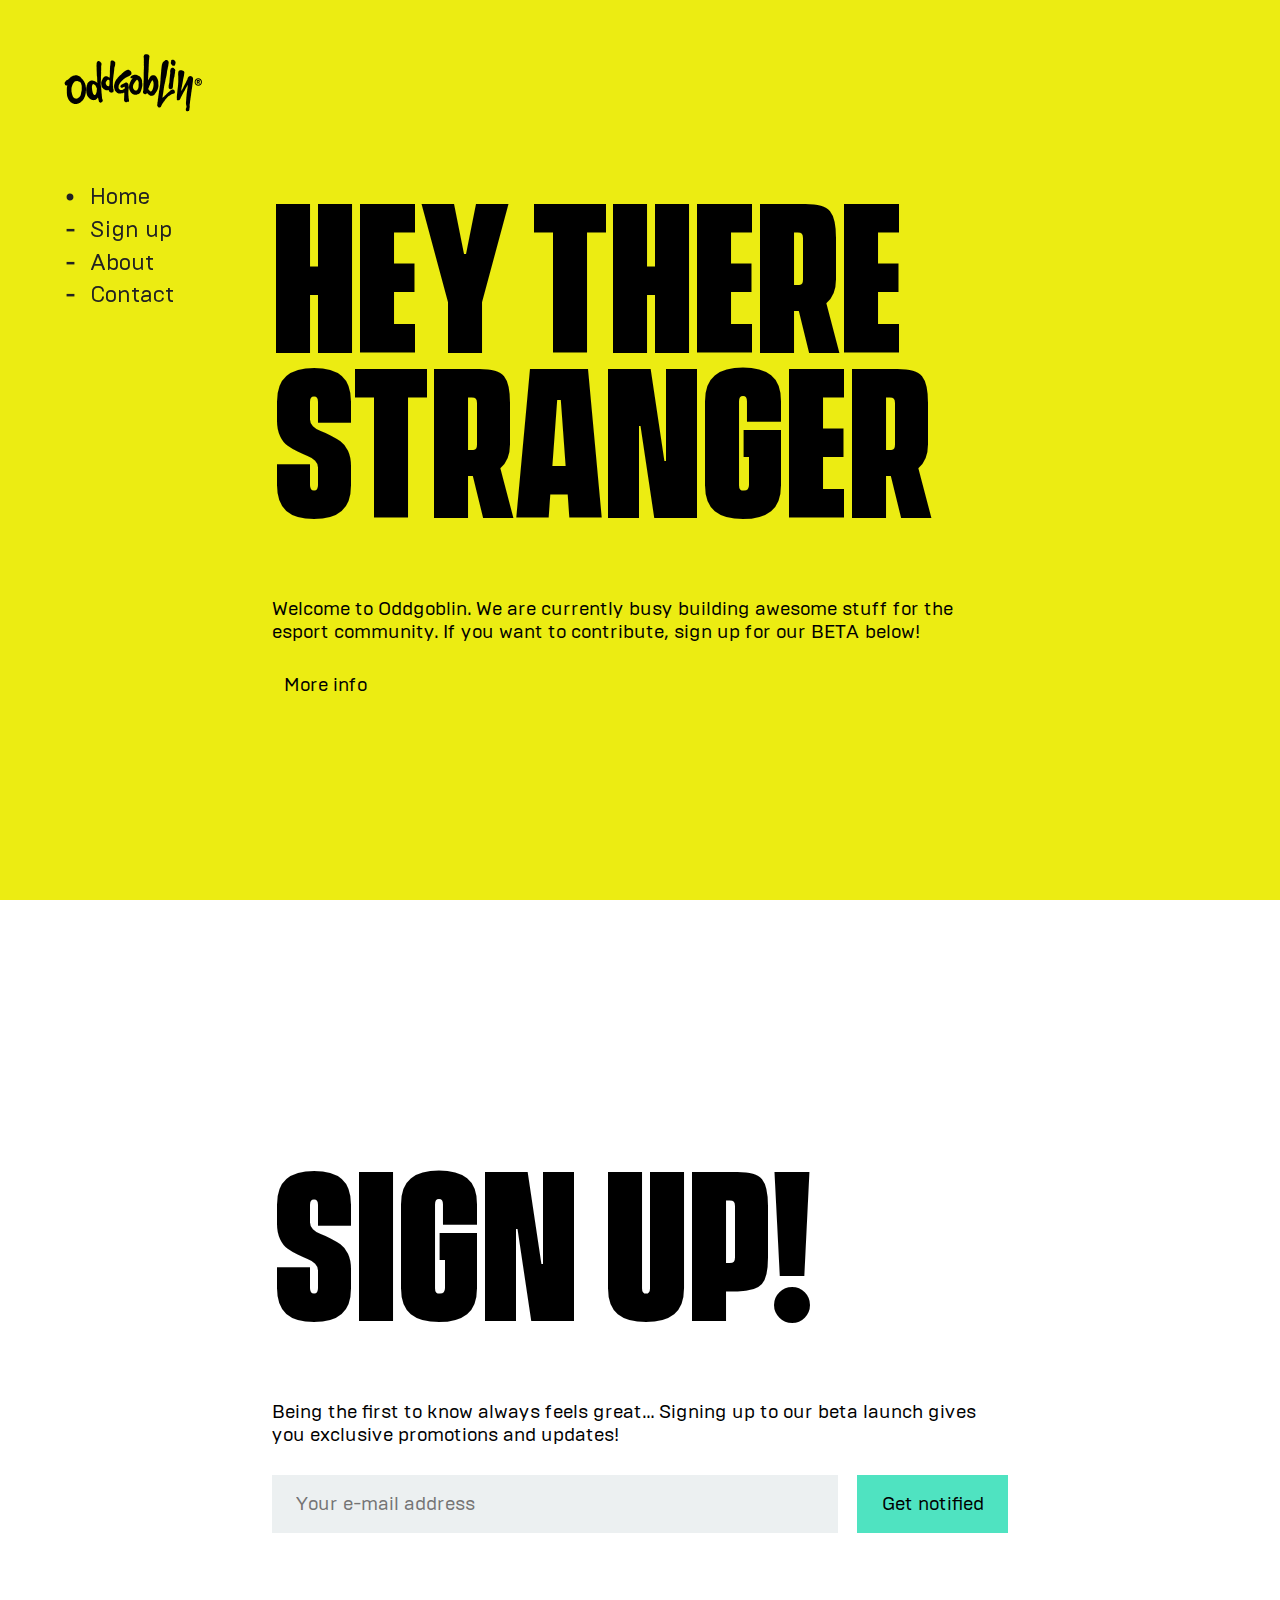
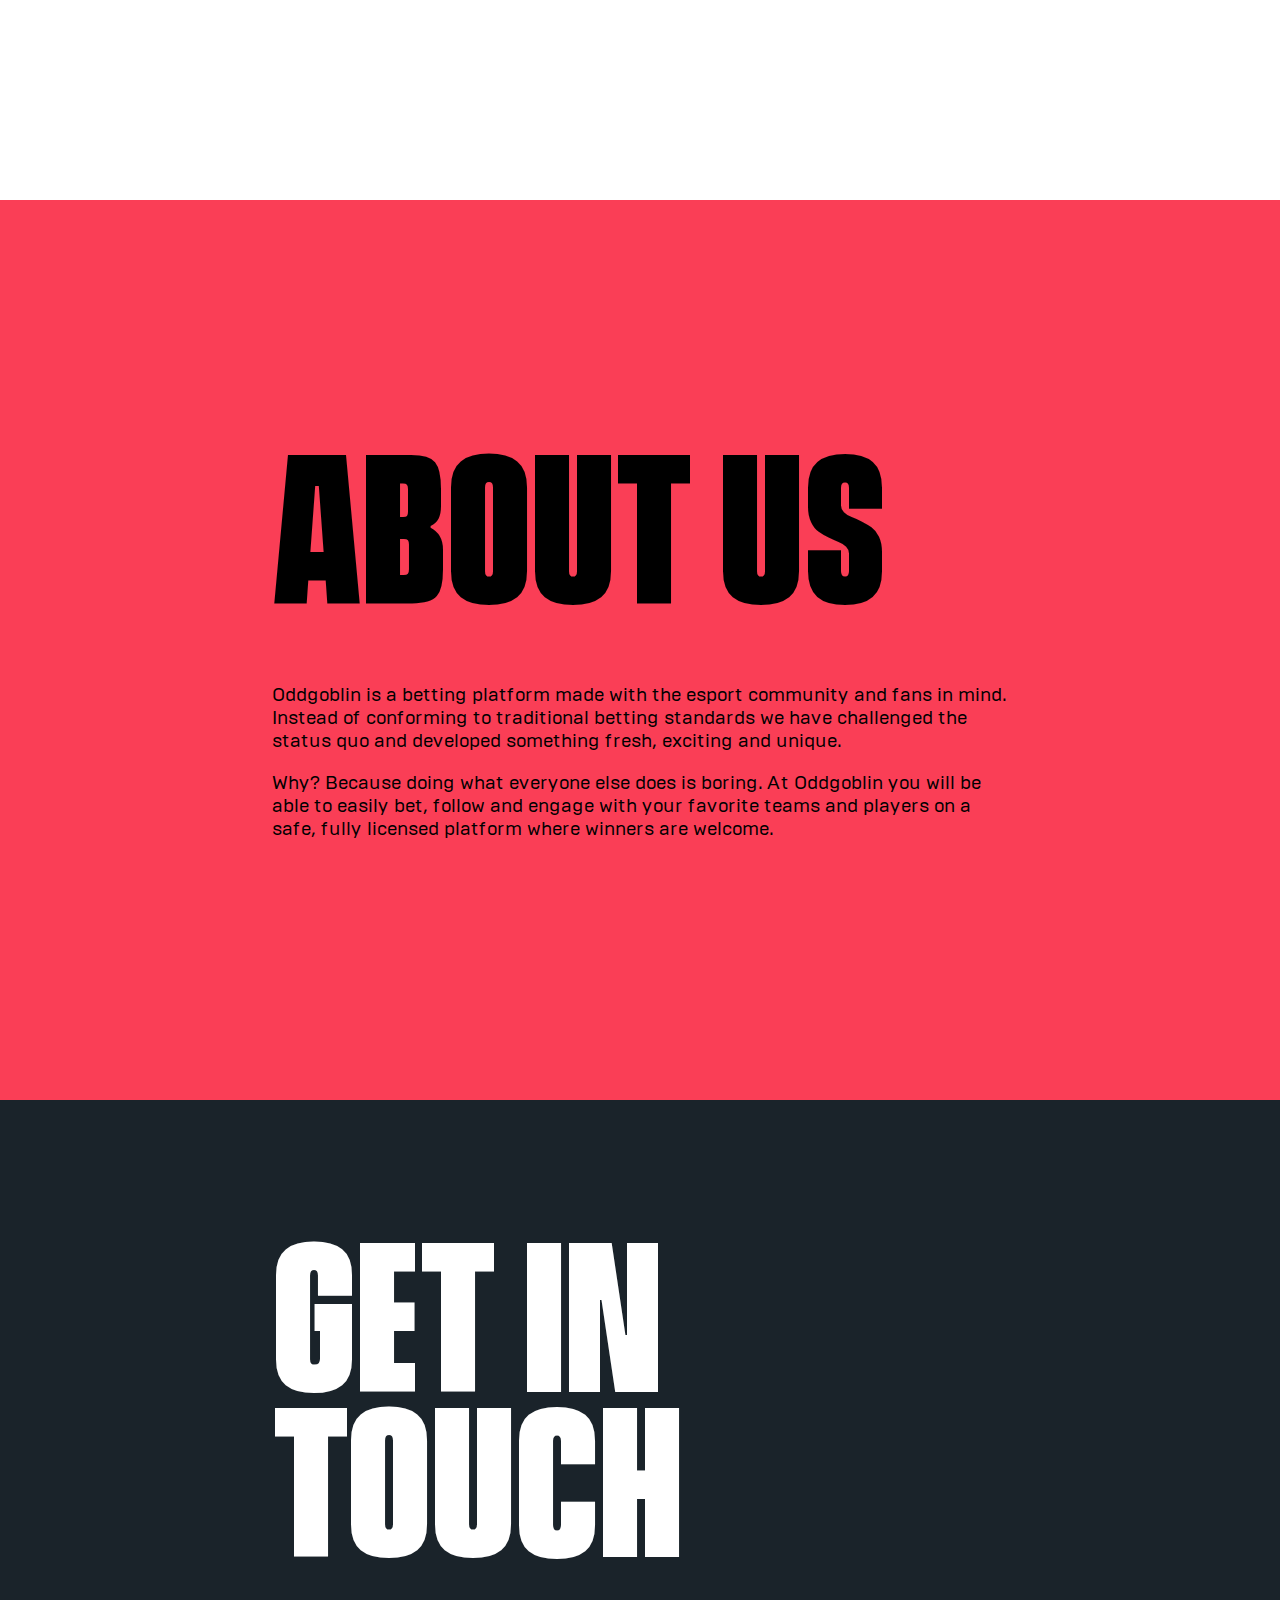
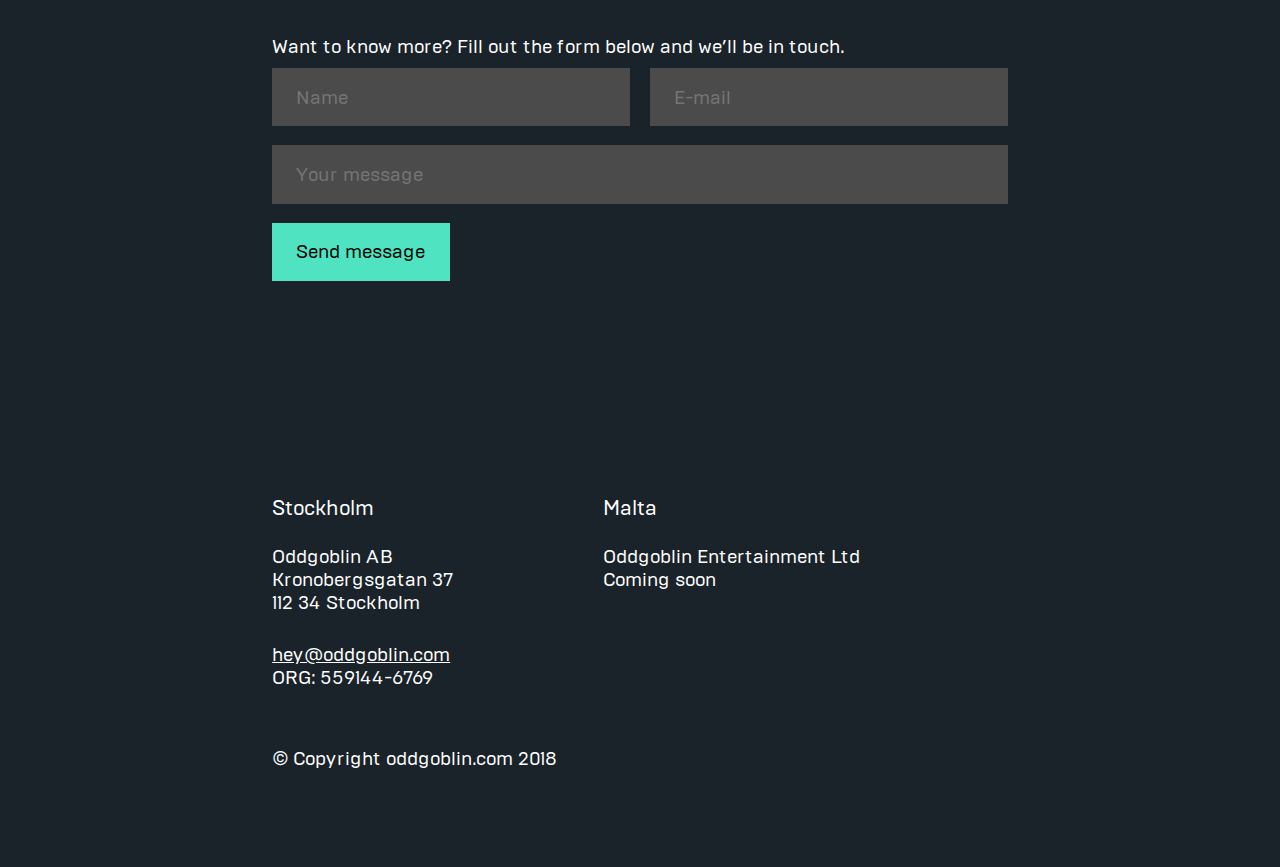
<file: index.htm>
<!DOCTYPE html>
<html>
	<head>
		<!-- Global site tag (gtag.js) - Google Analytics -->
		<script async src="https://www.googletagmanager.com/gtag/js?id=UA-119402946-1"></script>
		<script>
            window.dataLayer = window.dataLayer || [];
            function gtag(){dataLayer.push(arguments);}
            gtag('js', new Date());

            gtag('config', 'UA-119402946-1');
		</script>
		<meta charset="UTF-8" />
		<title>Oddgoblin</title>
		<link rel="stylesheet" type="text/css" href="./style.css">
		<link rel="stylesheet" href="https://use.fontawesome.com/releases/v5.0.10/css/all.css" integrity="sha384-+d0P83n9kaQMCwj8F4RJB66tzIwOKmrdb46+porD/OvrJ+37WqIM7UoBtwHO6Nlg" crossorigin="anonymous">
		<link rel="preload" href="./fonts/VanguardCF-ExtraBold.woff2" as="font" type="font/woff2" crossorigin="anonymous">
		<link rel="preload" href="./fonts/BrutalType.woff2" as="font" type="font/woff2" crossorigin="anonymous">
		<link rel="preload" href="https://use.fontawesome.com/releases/v5.0.10/webfonts/fa-solid-900.woff2" as="font" type="font/woff2" crossorigin="anonymous">
		<script src="https://ajax.googleapis.com/ajax/libs/jquery/3.3.1/jquery.min.js"></script>
		<script type="text/javascript" src="./script.js"></script>
	</head>
	<body>
		<img class="logo" src="./OG_logo_black.svg" alt="OddGoblin&reg;">
		<div class="menu-button" id="menu-button">
			<i class="menu-open-button  fas fa-bars"></i>
			<i class="menu-close-button fas fa-times"></i>
		</div>
		<nav id="nav" class="nav">
			<a class="anchor-link" id="nav-home" href="#home">Home</a>
			<a class="anchor-link" id="nav-signup" href="#signup">Sign up</a>
			<a class="anchor-link" id="nav-about" href="#about">About</a>
			<a class="anchor-link" id="nav-contact" href="#contact">Contact</a>
		</nav>
		<div class="page-container">
			<section class="page home-page" id="home">
				<div class="page-content">
					<h1>Hey there stranger</h1>
					<p>
						Welcome to Oddgoblin. We are currently busy building awesome stuff for the esport community. If you want to contribute, sign up for our BETA below! 
					</p>
					<a href="#signup" class="more-info-link anchor-link"><i class="fas fa-chevron-down"></i>More info</a>
				</div>
			</section>
			<section class="page signup-page" id="signup">
				<div class="page-content">
					<h1>Sign up!</h1>
					<p>
						Being the first to know always feels great…
						Signing up to our beta launch gives you exclusive promotions and updates!
					</p>
					<form class="signup-form row" method="post" action="https://oddgoblin.us18.list-manage.com/subscribe/post?u=cace7066c4fb75dfb5afba77c&amp;id=d009ac1115"  id="mc-embedded-subscribe-form" name="mc-embedded-subscribe-form" target="_blank" novalidate>
						<input type="email" name="EMAIL" class="signup-email" placeholder="Your e-mail address" required="">
						<div style="position: absolute; left: -5000px;" aria-hidden="true"><input type="text" name="b_cace7066c4fb75dfb5afba77c_d009ac1115" tabindex="-1" value=""></div>
						<button type="submit" class="signup-submit" value="Subscribe" name="subscribe">Get notified</button>
					</form>
				</div>
			</section>
			<section class="page about-page" id="about">
				<div class="page-content">
					<h1>About us</h1>
					<p>
						Oddgoblin is a betting platform made with the esport community and fans in mind. Instead of conforming to traditional betting standards we have challenged the status quo and developed something fresh, exciting and unique.
					</p>
					<p>
						Why? Because doing what everyone else does is boring. At Oddgoblin you will be able to easily bet, follow and engage with your favorite teams and players on a safe, fully licensed platform where winners are welcome.
					</p>
				</div>
			</section>
			<section class="page contact-page dark-page" id="contact">
				<div class="page-content">
					<h1>Get in touch</h1>

					<p>Want to know more? Fill out the form below and we’ll be in touch.</p>
					<form class="contact-form rows" action="https://oddgoblin.us18.list-manage.com/subscribe/post?u=cace7066c4fb75dfb5afba77c&amp;id=4695ae09eb" method="post" name="mc-embedded-subscribe-form" target="_blank" novalidate>
						<div class="row">
							<input type="text" name="NAME" class="contact-name" value="" placeholder="Name" required="">
							<input type="email" name="EMAIL" class="contact-email" value="" placeholder="E-mail" required="">
						</div>
						<div class="row">
							<input type="text" value="" name="MESSAGE" class="contact-message" placeholder="Your message" required="">
						</div>
						<div class="row" style="display: none;">
							<label class="contact-newsletter label">
								<input class="switch" type="checkbox"  value="1" name="group[337][1]" id="mce-group[337]-337-0">
								<span class="label-text">I want to receive your Weekly Newsletter</span>
							</label>
						</div>
						<!-- real people should not fill this in and expect good things - do not remove this or risk form bot signups-->
						<div style="position: absolute; left: -5000px;" aria-hidden="true"><input type="text" name="b_cace7066c4fb75dfb5afba77c_4695ae09eb" tabindex="-1" value=""></div>
						<button type="submit" class="contact-submit" value="Subscribe" name="subscribe" id="mc-embedded-subscribe">Send message</button>
					</form>
				</div>
			</section>
			<footer class="fake-page dark-page">
				<div class="page-content">
					<div class="columns">
						<div class="column">
							<h1>Stockholm</h1>
							<p>Oddgoblin AB</p>
							<p>Kronobergsgatan 37</p>
							<p>112 34 Stockholm</p>
							<p class="section-break"><a href="mailto:hey@oddgoblin.com">hey@oddgoblin.com</a></p>
							<p>ORG: 559144-6769</p>
						</div>
						<div class="column">
							<h1>Malta</h1>
							<p>Oddgoblin Entertainment Ltd</p>
							<p>Coming soon</p>
						</div>
					</div>
					<div class="copyright">
						&copy; Copyright oddgoblin.com 2018
					</div>
				</div>
			</footer>
		</div>
	</body>
</html>
</file>
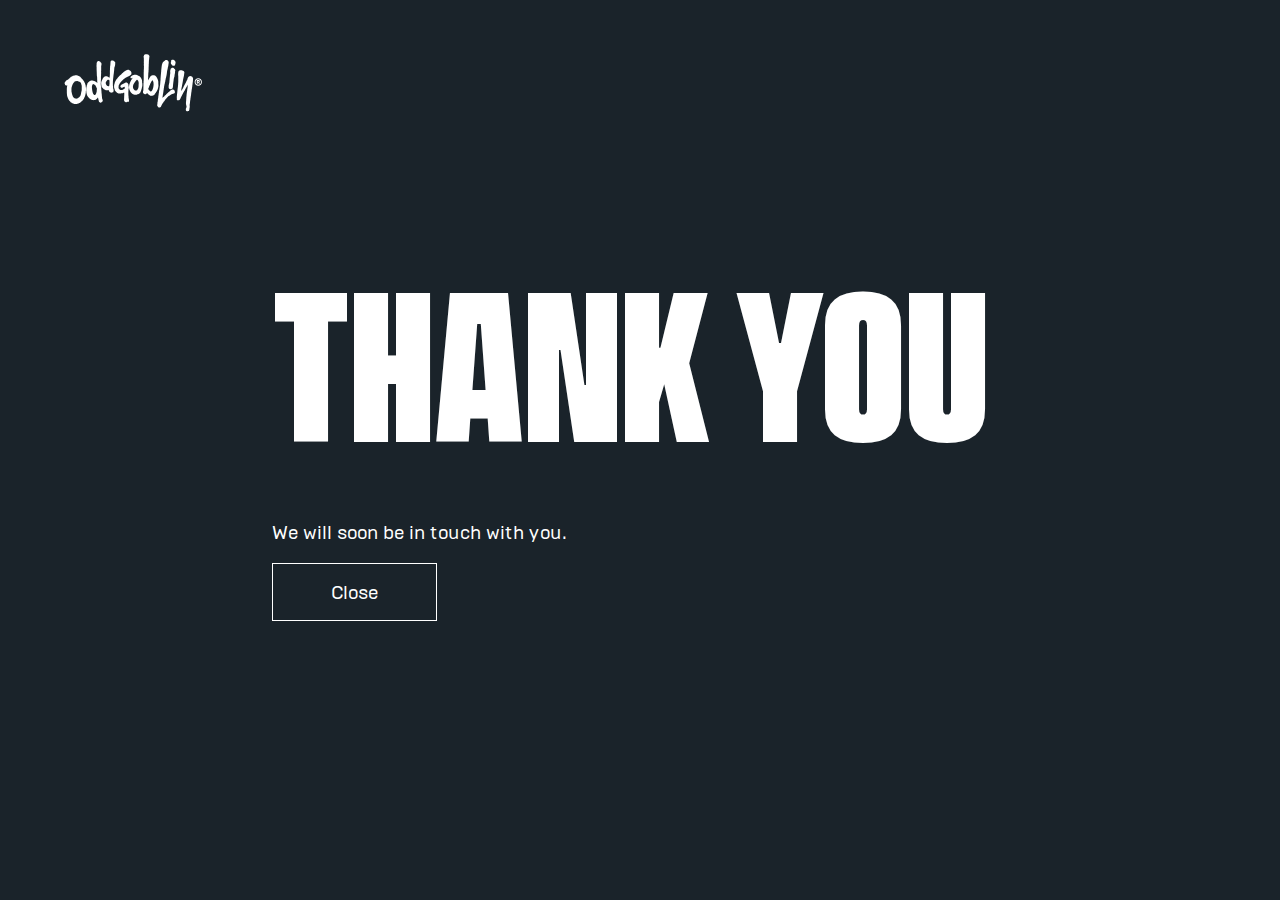
<file: contact-thanks.htm>
<!DOCTYPE html>
<html>
	<head>
		<meta charset="UTF-8" />
		<title>Oddgoblin</title>
		<link rel="stylesheet" type="text/css" href="./style.css">
		<link rel="stylesheet" href="https://use.fontawesome.com/releases/v5.0.10/css/all.css" integrity="sha384-+d0P83n9kaQMCwj8F4RJB66tzIwOKmrdb46+porD/OvrJ+37WqIM7UoBtwHO6Nlg" crossorigin="anonymous">
		<link rel="preload" href="./fonts/VanguardCF-ExtraBold.woff2" as="font" type="font/woff2" crossorigin="anonymous">
		<link rel="preload" href="./fonts/BrutalType.woff2" as="font" type="font/woff2" crossorigin="anonymous">
		<link rel="preload" href="https://use.fontawesome.com/releases/v5.0.10/webfonts/fa-solid-900.woff2" as="font" type="font/woff2" crossorigin="anonymous">
		<script type="text/javascript" src="./script.js"></script>
		<style>
			.nav{
			display: none;
			}
			.menu-open-button{
				display: none;
			}
		</style>
	</head>
	<body>
		<img class="logo" src="./OG_logo_black.svg" alt="OddGoblin&reg;">
		<div class="menu-button" id="menu-button">
			<i class="menu-open-button  fas fa-bars"></i>
			<i class="menu-close-button fas fa-times"></i>
		</div>
		<nav id="nav" class="nav">
			<a class="anchor-link" id="nav-home" href="#home">Home</a>
			<a class="anchor-link" id="nav-signup" href="#signup">Sign up</a>
			<a class="anchor-link" id="nav-about" href="#about">About</a>
			<a class="anchor-link" id="nav-contact" href="#contact">Contact</a>
		</nav>
		<div class="page-container">
			<section class="page contact-page dark-page" id="contact">
				<div class="page-content">
					<h1>Thank you</h1>
					<p>We will soon be in touch with you.</p>
					<a class="close-button" href="index.htm#contact"><input type="button" value="Close"></a>
				</div>
			</section>
		</div>
	</body>
</html>
</file>
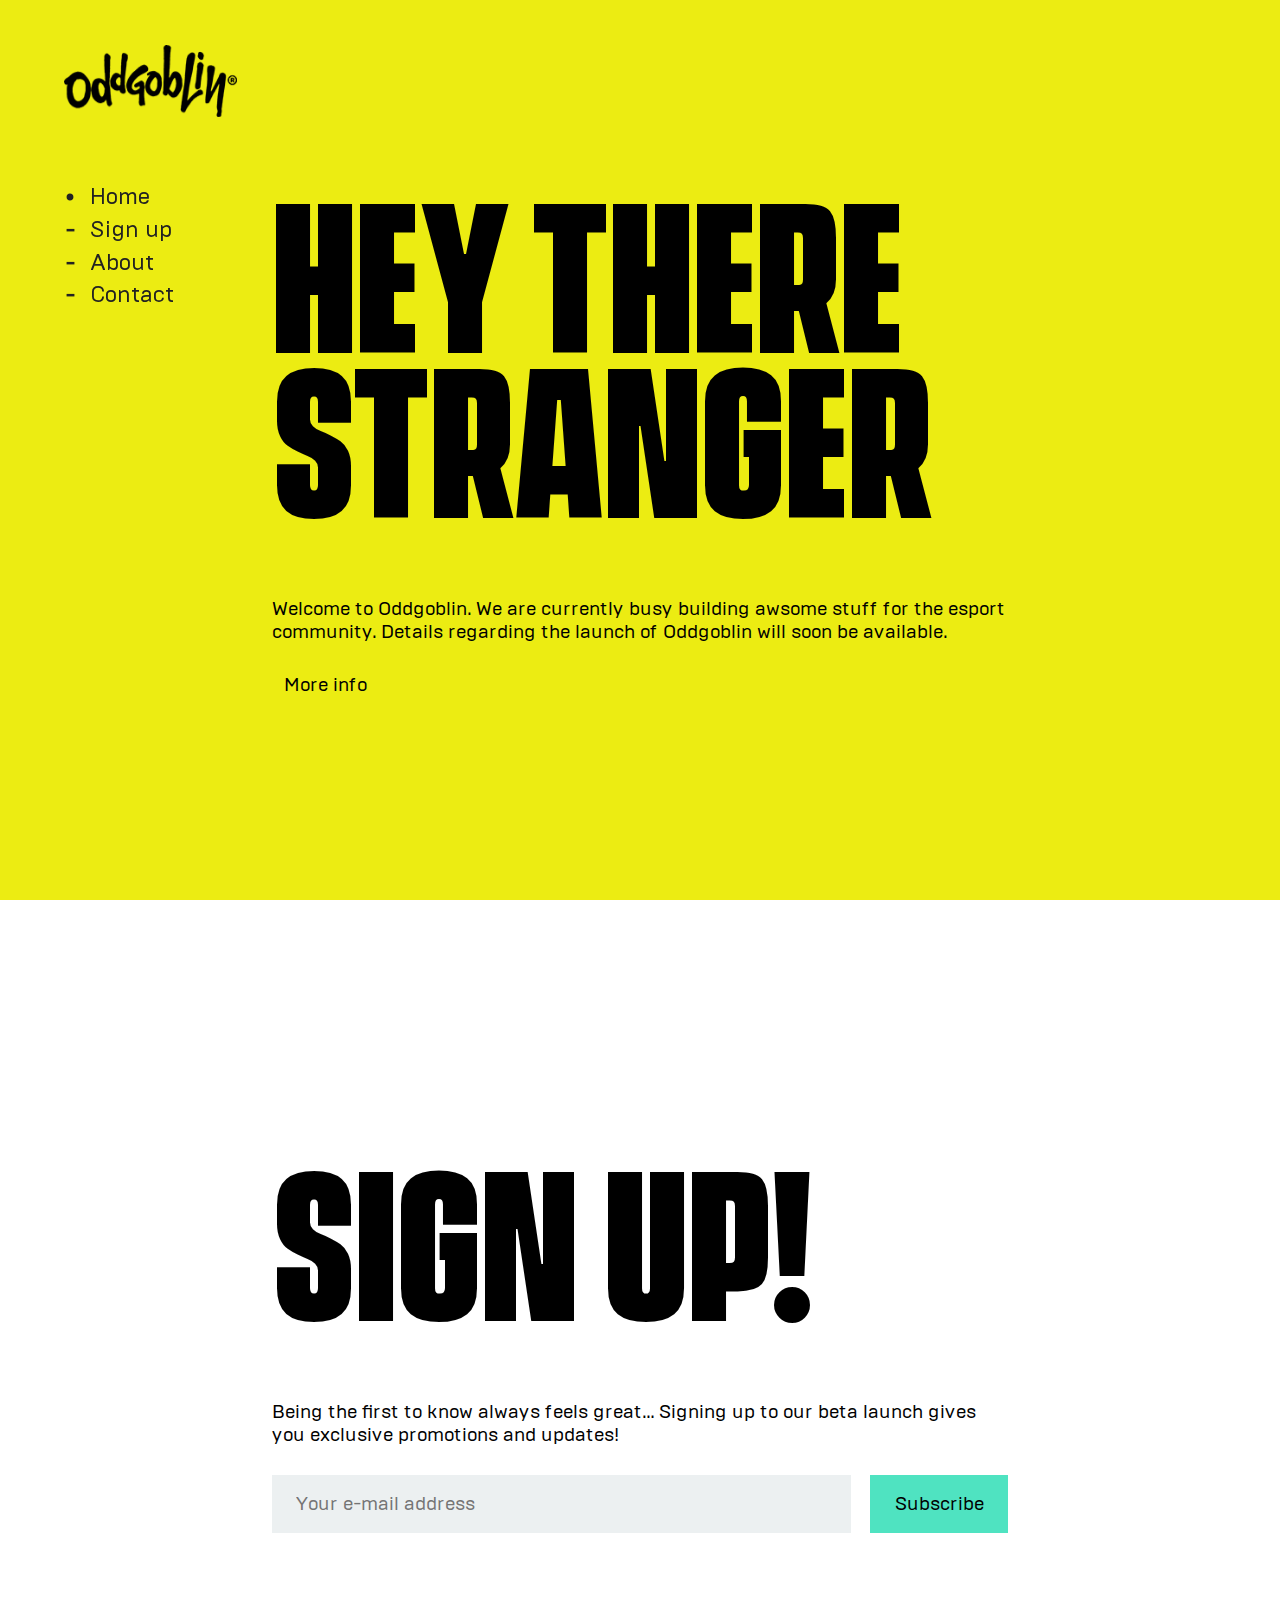
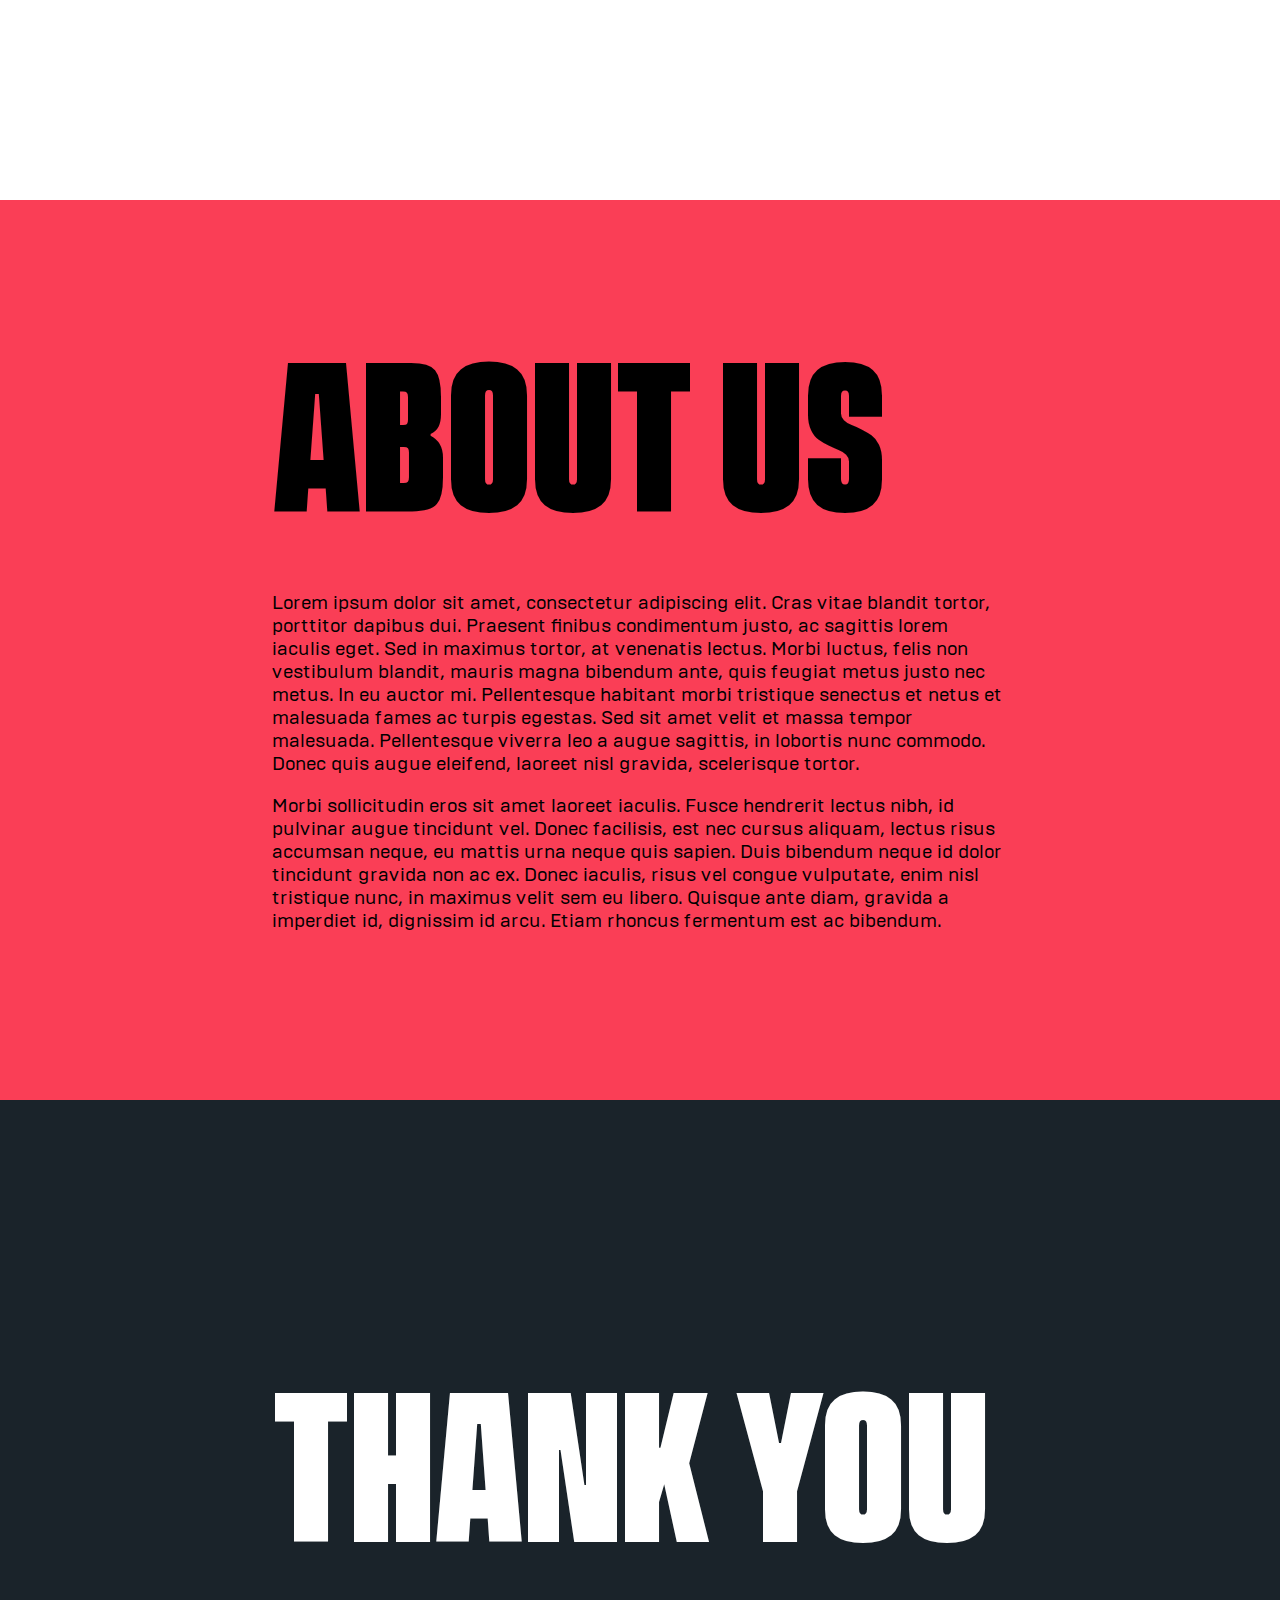
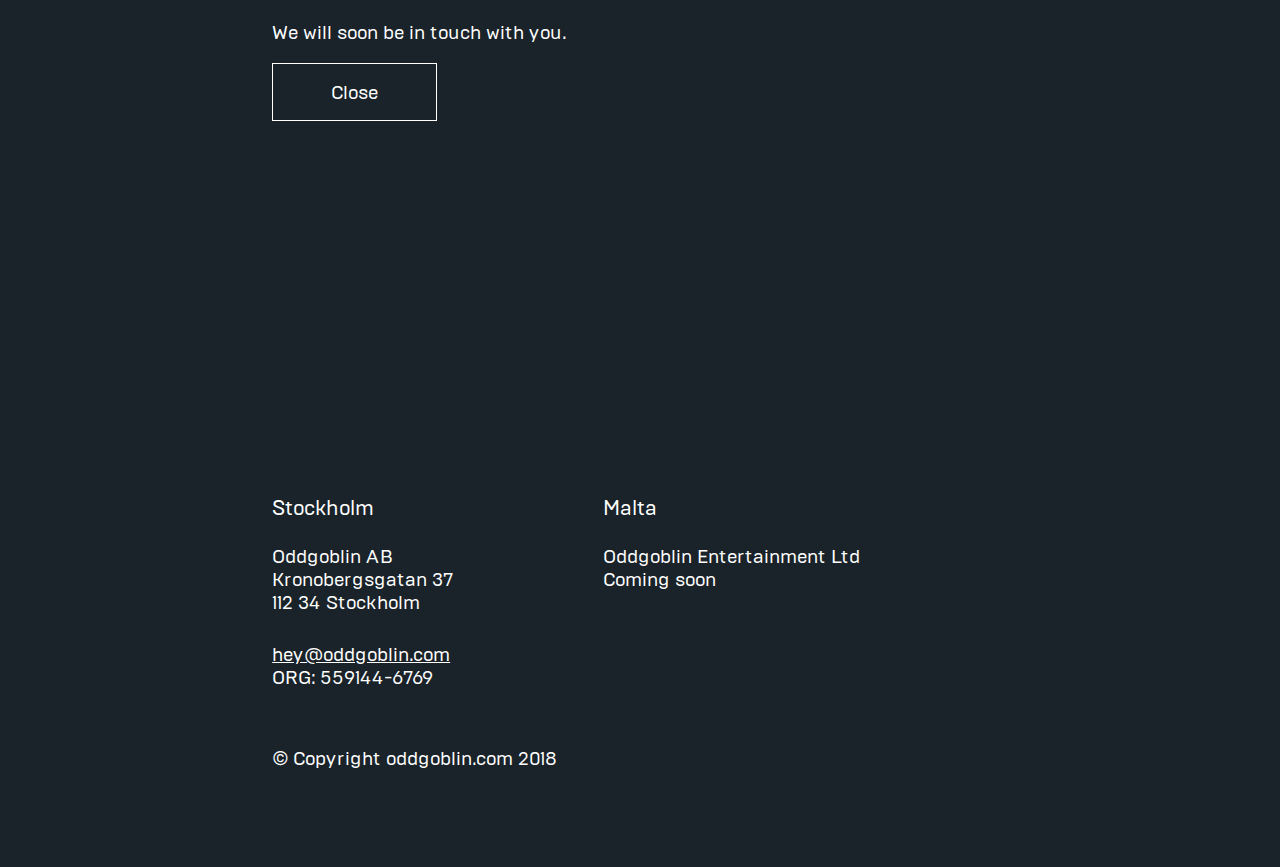
<file: newsletter-thanks.htm>
<!DOCTYPE html>
<html>
	<head>
		<meta charset="UTF-8" />
		<title>OddGoblin</title>
		<link rel="stylesheet" type="text/css" href="./style.css">
		<link rel="stylesheet" href="https://use.fontawesome.com/releases/v5.0.10/css/all.css" integrity="sha384-+d0P83n9kaQMCwj8F4RJB66tzIwOKmrdb46+porD/OvrJ+37WqIM7UoBtwHO6Nlg" crossorigin="anonymous">
		<link rel="preload" href="./fonts/VanguardCF-ExtraBold.woff2" as="font" type="font/woff2" crossorigin="anonymous">
		<link rel="preload" href="./fonts/BrutalType.woff2" as="font" type="font/woff2" crossorigin="anonymous">
		<link rel="preload" href="https://use.fontawesome.com/releases/v5.0.10/webfonts/fa-solid-900.woff2" as="font" type="font/woff2" crossorigin="anonymous">
		<script type="text/javascript" src="./script.js"></script>
	</head>
	<body>
		<img class="logo" src="./oddgoblin.png" alt="OddGoblin&reg;">
		<div class="menu-button" id="menu-button">
			<i class="menu-open-button  fas fa-bars"></i>
			<i class="menu-close-button fas fa-times"></i>
		</div>
		<nav id="nav" class="nav">
			<a class="anchor-link" id="nav-home" href="#home">Home</a>
			<a class="anchor-link" id="nav-signup" href="#signup">Sign up</a>
			<a class="anchor-link" id="nav-about" href="#about">About</a>
			<a class="anchor-link" id="nav-contact" href="#contact">Contact</a>
		</nav>
		<div class="page-container">
			<section class="page home-page" id="home">
				<div class="page-content">
					<h1>Hey there stranger</h1>
					<p>
						Welcome to Oddgoblin.
						We are currently busy building awsome stuff for the esport community.
						Details regarding the launch of Oddgoblin will soon be available.
					</p>
					<a href="#signup" class="more-info-link anchor-link"><i class="fas fa-chevron-down"></i>More info</a>
				</div>
			</section>
			<section class="page signup-page" id="signup">
				<div class="page-content">
					<h1>Sign up!</h1>
					<p>
						Being the first to know always feels great…
						Signing up to our beta launch gives you exclusive promotions and updates!
					</p>
					<form class="signup-form row" method="post" action="https://oddgoblin.us18.list-manage.com/subscribe/post?u=cace7066c4fb75dfb5afba77c&amp;id=d009ac1115"  id="mc-embedded-subscribe-form" name="mc-embedded-subscribe-form" class="validate" target="_blank" novalidate>
						<input type="email" name="EMAIL" class="signup-email" placeholder="Your e-mail address" required="">
						<div style="position: absolute; left: -5000px;" aria-hidden="true"><input type="text" name="b_cace7066c4fb75dfb5afba77c_d009ac1115" tabindex="-1" value=""></div>
						<input type="submit" class="signup-submit" value="Subscribe" name="subscribe">
					</form>
				</div>
			</section>
			<section class="page about-page" id="about">
				<div class="page-content">
					<h1>About us</h1>
					<p>
						Lorem ipsum dolor sit amet, consectetur adipiscing elit. Cras vitae blandit tortor, porttitor dapibus dui. Praesent finibus condimentum justo, ac sagittis lorem iaculis eget. Sed in maximus tortor, at venenatis lectus. Morbi luctus, felis non vestibulum blandit, mauris magna bibendum ante, quis feugiat metus justo nec metus. In eu auctor mi. Pellentesque habitant morbi tristique senectus et netus et malesuada fames ac turpis egestas. Sed sit amet velit et massa tempor malesuada. Pellentesque viverra leo a augue sagittis, in lobortis nunc commodo. Donec quis augue eleifend, laoreet nisl gravida, scelerisque tortor.
					</p>
					<p>
						Morbi sollicitudin eros sit amet laoreet iaculis. Fusce hendrerit lectus nibh, id pulvinar augue tincidunt vel. Donec facilisis, est nec cursus aliquam, lectus risus accumsan neque, eu mattis urna neque quis sapien. Duis bibendum neque id dolor tincidunt gravida non ac ex. Donec iaculis, risus vel congue vulputate, enim nisl tristique nunc, in maximus velit sem eu libero. Quisque ante diam, gravida a imperdiet id, dignissim id arcu. Etiam rhoncus fermentum est ac bibendum.
					</p>
				</div>
			</section>
			<section class="page contact-page dark-page" id="contact">
				<div class="page-content">
					<h1>Thank you</h1>
					<p>We will soon be in touch with you.</p>
					<a class="close-button" href="index.htm#contact"><input type="button" value="Close"></a>
				</div>
			</section>
			<footer class="fake-page dark-page">
				<div class="page-content">
					<div class="columns">
						<div class="column">
							<h1>Stockholm</h1>
							<p>Oddgoblin AB</p>
							<p>Kronobergsgatan 37</p>
							<p>112 34 Stockholm</p>
							<p class="section-break"><a href="mailto:hey@oddgoblin.com">hey@oddgoblin.com</a></p>
							<p>ORG: 559144-6769</p>
						</div>
						<div class="column">
							<h1>Malta</h1>
							<p>Oddgoblin Entertainment Ltd</p>
							<p>Coming soon</p>
						</div>
					</div>
					<div class="copyright">
						&copy; Copyright oddgoblin.com 2018
					</div>
				</div>
			</footer>
		</div>
	</body>
</html>
</file>
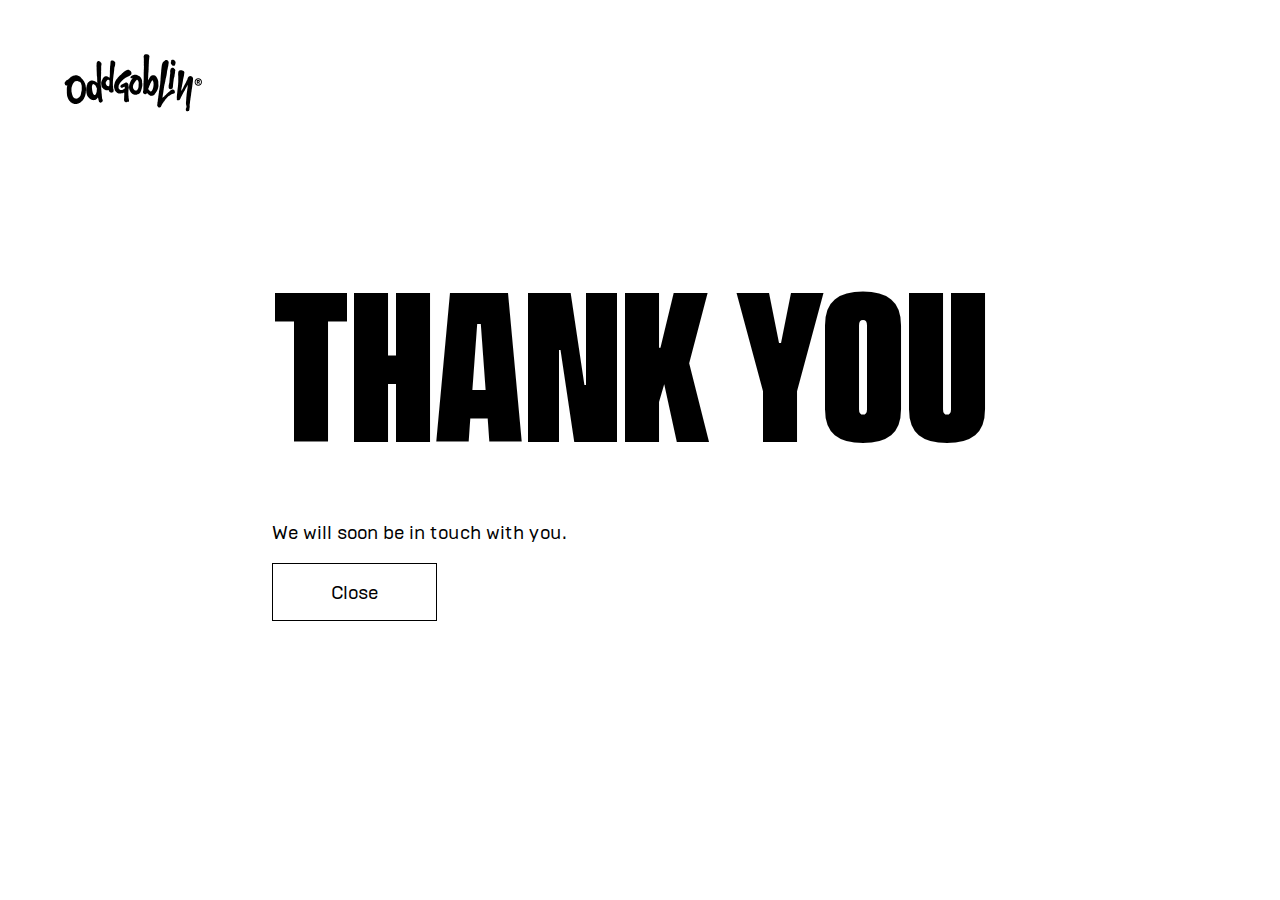
<file: signup-thanks.htm>
<!DOCTYPE html>
<html>
	<head>
		<meta charset="UTF-8" />
		<title>Oddgoblin</title>
		<link rel="stylesheet" type="text/css" href="./style.css">
		<link rel="stylesheet" href="https://use.fontawesome.com/releases/v5.0.10/css/all.css" integrity="sha384-+d0P83n9kaQMCwj8F4RJB66tzIwOKmrdb46+porD/OvrJ+37WqIM7UoBtwHO6Nlg" crossorigin="anonymous">
		<link rel="preload" href="./fonts/VanguardCF-ExtraBold.woff2" as="font" type="font/woff2" crossorigin="anonymous">
		<link rel="preload" href="./fonts/BrutalType.woff2" as="font" type="font/woff2" crossorigin="anonymous">
		<link rel="preload" href="https://use.fontawesome.com/releases/v5.0.10/webfonts/fa-solid-900.woff2" as="font" type="font/woff2" crossorigin="anonymous">
		<script type="text/javascript" src="./script.js"></script>
		<style>			.nav{
			display: none;
		}
		.menu-open-button{
			display: none;
		}</style>
	</head>
	<body>
		<img class="logo" src="./OG_logo_black.svg" alt="OddGoblin&reg;">
		<div class="menu-button" id="menu-button">
			<i class="menu-open-button  fas fa-bars"></i>
			<i class="menu-close-button fas fa-times"></i>
		</div>
		<nav id="nav" class="nav">
			<a class="anchor-link" id="nav-home" href="#home">Home</a>
			<a class="anchor-link" id="nav-signup" href="#signup">Sign up</a>
			<a class="anchor-link" id="nav-about" href="#about">About</a>
			<a class="anchor-link" id="nav-contact" href="#contact">Contact</a>
		</nav>
		<div class="page-container">
			<section class="page signup-page" id="signup">
				<div class="page-content">
					<h1>Thank you</h1>
					<p>We will soon be in touch with you.</p>
					<a class="close-button" href="index.htm#signup"><input type="button" value="Close"></a>
				</div>
			</section>
		</div>
	</body>
</html>
</file>
<file: style.css>
html, body {
	padding: 0;
	margin: 0;
	color: #000000;
	font-family: "Brutal Type", "Tahoma", sans-serif;
	font-weight: normal;
	font-style: normal;
	font-size: 1.1em;
	overflow-x: hidden;
}

.logo {
	position: fixed;
	top: 5%;
	left: 5%;
	height: 8%;
	z-index: 2;
	font-size: 4vh;
	font-family: "Impact", sans-serif;
	transition: 0.2s filter;
}

.on-dark-page .logo {
	filter: invert(1);
}

.nav {
	position: fixed;
	left: 5%;
	top: 20%;
	max-width: 20%;
	z-index: 1;
	font-size: 1.2em;
}

.nav a::before {
	content: "-";
	font-weight: bold;
	width: 1em;
	display: inline-block;
}

.nav a.current::before {
	content: "\002022";
}

.nav > a {
	display: block;
	color: #222222;
	text-decoration: none;
	padding: 0.1em;
}

.on-dark-page .nav > a {
color: #DDDDDD;
}

.nav > a:hover {
	text-decoration: underline;
}

.menu-button {
	display: none;
}

.page, .fake-page {
	min-width: 100vw;
	min-height: 100vh;
	margin: 0;
	display: flex;
	justify-content: center;
	align-items: center;
}

.dark-page {
	color: #FFFFFF;
}

.page-content {
	width: 38em;
	max-width: 100%;
	margin: 3em;
}

h1 {
	font-family: "Vanguard CF", "Impact", sans-serif;
	font-weight: 800;
	font-style: normal;
	font-size: 10em;
	line-height: 0.85em;
	text-transform: uppercase;
	margin-top: 0.1em;
	margin-bottom: 0.3em;
}

input[type="text"],
input[type="email"] {
	background: #ECF0F1;
	color: #000000;
	font: inherit;
	height: 3em;
	padding: 0 1.25em;
	border: none;
	max-width: calc(100% - 3.5em);
}

.dark-page .contact-form input[type="text"],
.dark-page .contact-form input[type="email"] {
	background: #4B4B4B;
	color: #FFFFFF;
}

input[type="button"],
button[type="submit"],
input[type="submit"] {
	background: #4FE3C1;
	color: #000000;
	font: inherit;
	height: 3em;
	padding: 0 1.25em;
	border: none;
	white-space: nowrap;
}

.close-button {
	text-decoration: none;
}

.close-button > input[type="button"] {
	padding: 0 3em;
	background: none;
	color: #000000;
	border: 1px #000000 solid;
}

.dark-page .close-button > input[type="button"] {
	color: #FFFFFF;
	border-color: #FFFFFF;
}

.rows {
	margin-top: -1em;
	margin-bottom: -1em;
}

.rows > * {
	margin-top: 0.5em;
	margin-bottom: 0.5em;
}

.row {
	display: flex;
	flex-flow: row wrap;
	margin: 0 -0.5em;
}

.row > * {
	flex: 1;
	margin: 0.5em;
}

/* HEY THERE STRANGER */
.home-page {
	background: #ECEC12;
}
.more-info-link {
	color: inherit;
	text-decoration: none;
}
.more-info-link > .fas {
	padding-right: 0.3em;
	font-size: 2em;
	vertical-align: middle;
	-webkit-animation: 1.5s infinite running arrow-move;
	        animation: 1.5s infinite running arrow-move;
}

@-webkit-keyframes arrow-move {
	  0% { opacity: 0; transform: translateY(-0.5em); }
	 50% { opacity: 1; }
	100% { opacity: 0; transform: translateY(0.1em); }
}
@keyframes arrow-move {
	  0% { opacity: 0; transform: translateY(-0.5em); }
	 50% { opacity: 1; }
	100% { opacity: 0; transform: translateY(0.1em); }
}

/* SIGN UP! */

.signup-page {
	background: #FFFFFF;
}

.signup-submit {
	flex: 0;
}

.signup-submit, .contact-submit {
	display: block;
}

/* ABOUT US */
.about-page {
	background: #FA3E56;
}

/* GET IN TOUCH */
.contact-page {
	background: #1A232A;
}

.contact-form {
	padding: 0;
}

.switch {
	position: absolute;
	margin: 0.75em 0 0 1.6em;
}
.switch + .label-text {
	position: relative;
	padding: 0.2em 0 0 3.5em;
	line-height: 1.6em;
}
.switch + .label-text:before {
	content: "";
	position: absolute;
	display: block;
	left: 0;
	top: 0;
	width: 2.8em;
	height: 1.6em;
	border-radius: 0.8em;
	background: #A7A7A7;
	-webkit-transition: all 0.25s;
	        transition: all 0.25s;
	cursor: pointer;
}
.switch + .label-text:after {
	content: "";
	position: absolute;
	display: block;
	left: 0.15em;
	top: 0.15em;
	width: 1.3em;
	height: 1.3em;
	border-radius: 0.8em;
	background: #FFFFFF;
	-webkit-transition: all 0.25s;
	        transition: all 0.25s;
	cursor: pointer;
}
.switch:checked + .label-text:after {
	margin-left: 1.2em;
}
.switch:checked + .label-text:before {
	background: #4FE3C1;
}

footer.fake-page {
	min-height: 0;
	background: #1A232A;
}

footer > .page-content {
	margin: 5em;
}

footer h1 {
	font-size: 1.1em;
	font-weight: normal;
	font-family: inherit;
	text-transform: inherit;
	margin-bottom: 1.3em;
}

footer p {
	margin: 0
}

:link {
	color: inherit;
}

.section-break {
	margin-top: 1.5em;
}

.columns {
	margin-right: -7.5em;
}

.column {
	display: inline-block;
	vertical-align: top;
	margin-right: 7.5em;
	margin-bottom: 3em;
}

@media (max-width: 1100px){
	html, body {
		font-size: 3vh;
	}

	.logo {
		left: 37.5%;
		top: 2%;
		width: 25%;
		height: auto;
	}

	.menu-open.on-dark-page .logo {
		filter: none;
	}

	.page-content {
		margin: 18vw 1em 1em 1em;
		width: 90%;
	}

	footer > .page-content {
		margin: 2em;
	}

	h1 {
		font-size: 4em;
		margin-top: 0.25em;
	}

	.menu-button {
		display: block;
		position: fixed;
		font-size: 7.5vw;
		top: 2%;
		right: 5%;
		z-index: 3;
		text-align: center;
	}

	body:not(.menu-open) .menu-button > .menu-close-button,
	body.menu-open .menu-button > .menu-open-button {
		display: none;
	}

	.on-dark-page .menu-button > .menu-open-button {
		color: #FFFFFF;
	}

	.nav {
		display: none;
	}

	body.menu-open .nav {
		display: block;
		left: 0;
		top: 0;
		width: 100vw;
		height: 100vh;
		max-width: none;
		padding-top: 33%;
		background: #FFFFFF;
		color: #000000;
		text-align: center;
		font-size: 1.3em;
		font-weight: bold;
	}

	body.menu-open .nav a {
		color: inherit;
		margin: 0.5em;
	}

	body.menu-open .nav a.current {
		color: #21B2A5;
	}

	body.menu-open .nav a::before {
		content: "";
		display: none;
	}

	.signup-submit {
		flex: none;
		width: calc(100% - 1em);
	}

	.contact-submit {
		width: 100%;
	}
}

@font-face {
	font-family: "Vanguard CF";
	src: local("Vanguard CF"),
	     url("./fonts/VanguardCF-ExtraBold.woff2") format("woff2"),
	     url("./fonts/VanguardCF-ExtraBold.woff")  format("woff");
	font-weight: 800;
	font-style: normal;
}

@font-face {
	font-family: "Brutal Type";
	src: local("Brutal Type"),
	     url("./fonts/BrutalType.woff2") format("woff2"),
	     url("./fonts/BrutalType.woff")  format("woff");
	font-weight: normal;
	font-style: normal;
}
</file>
